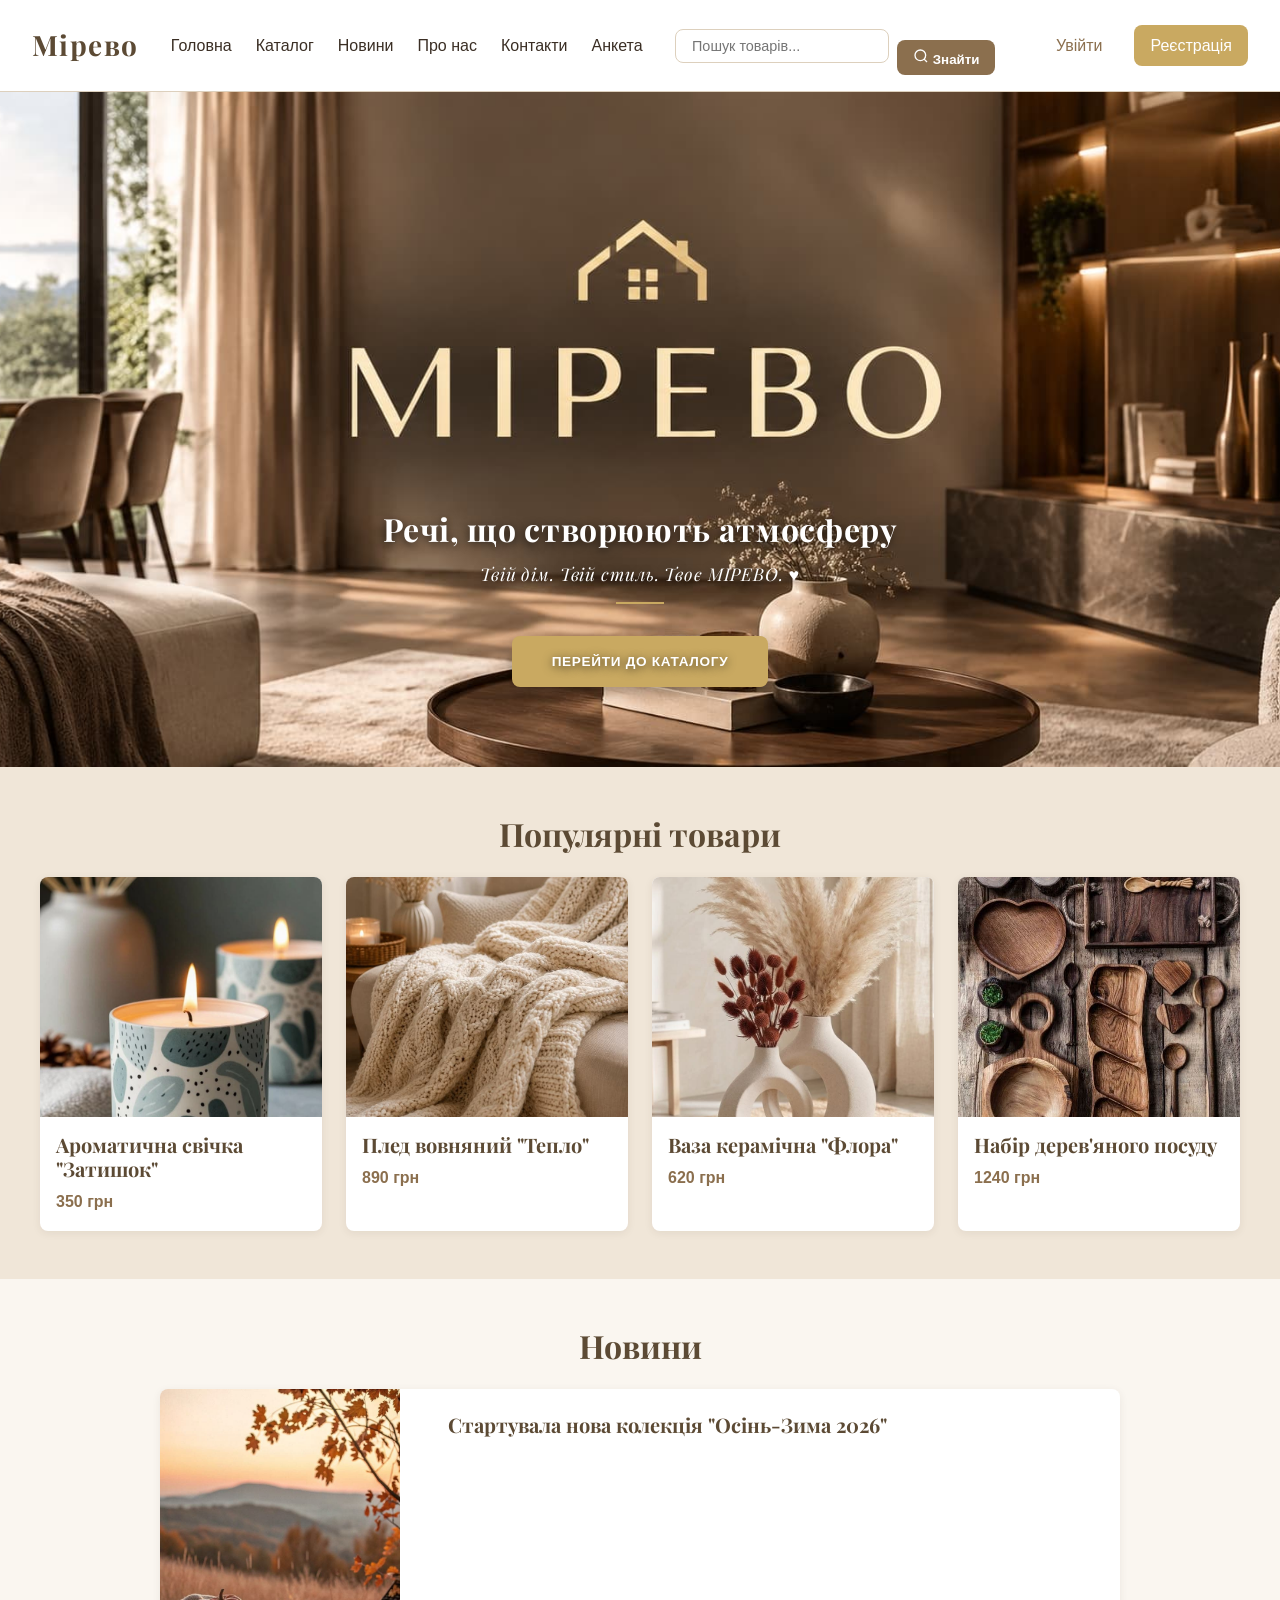
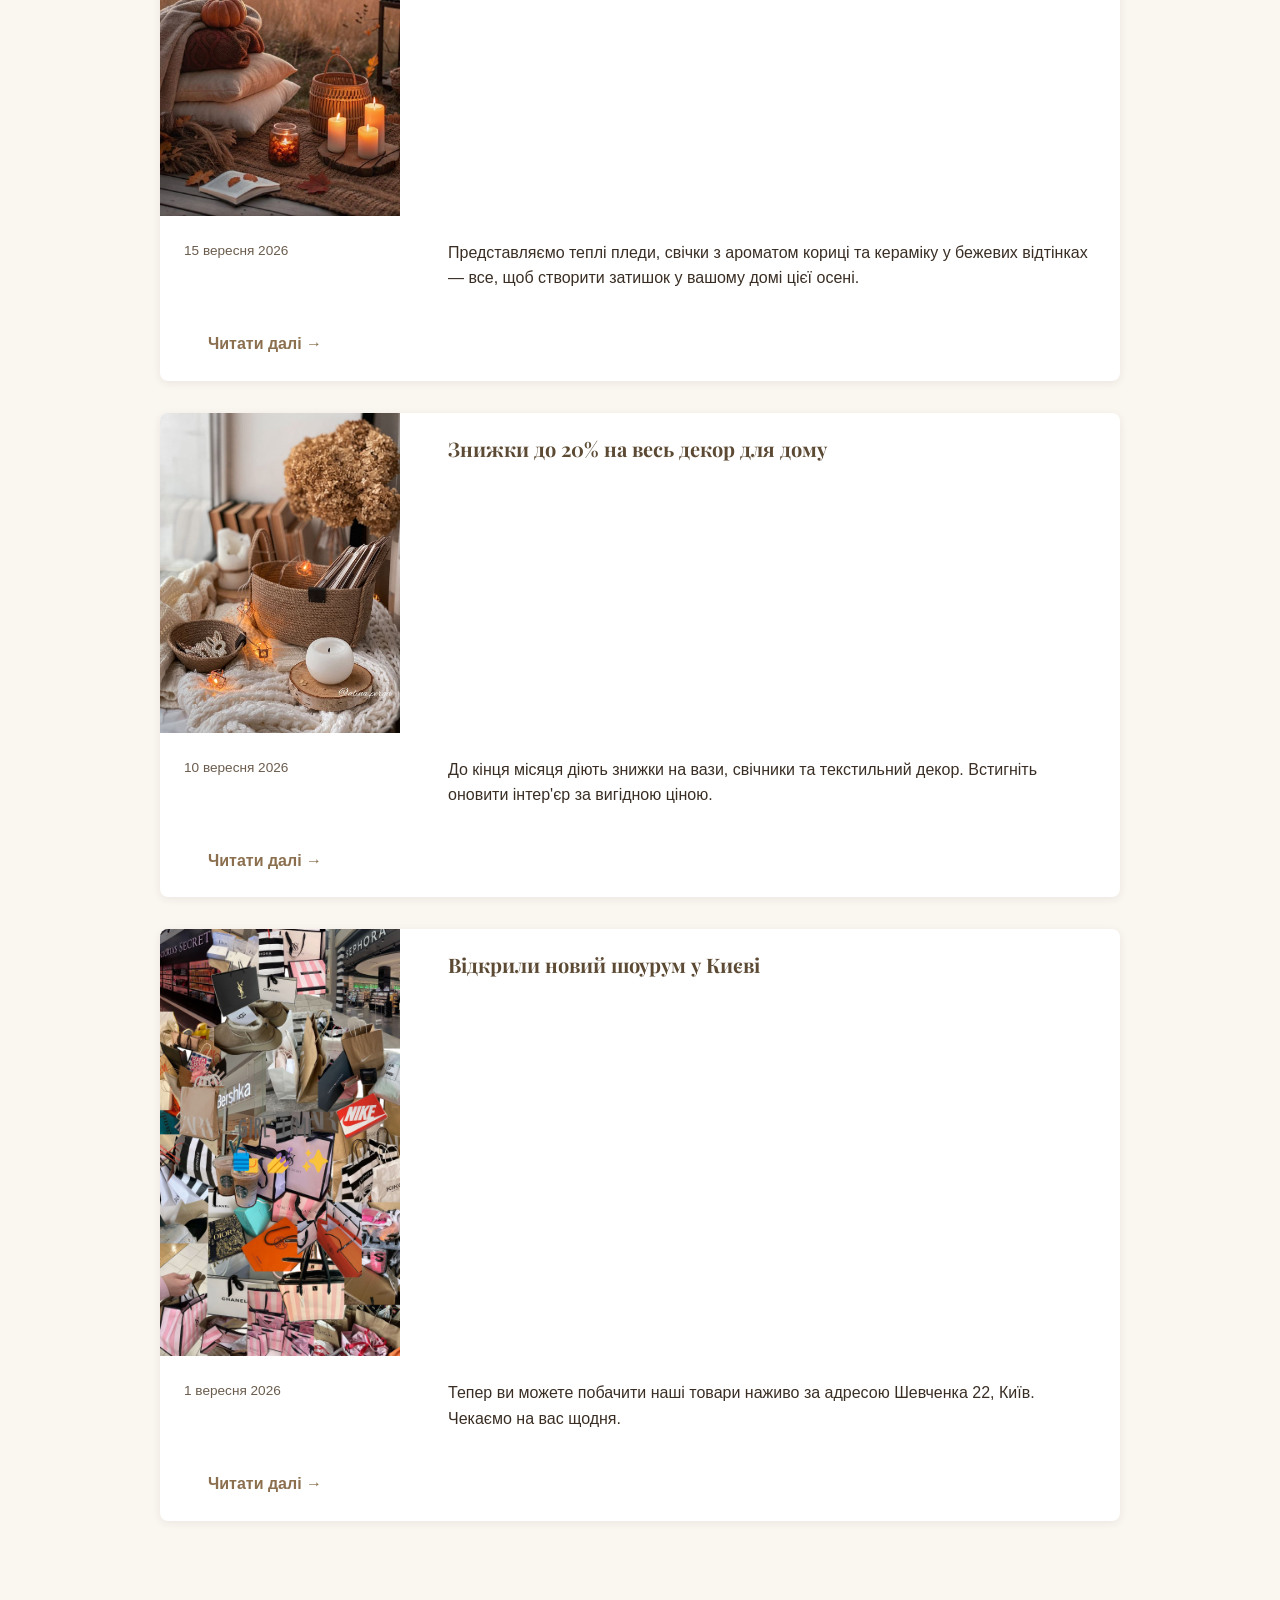
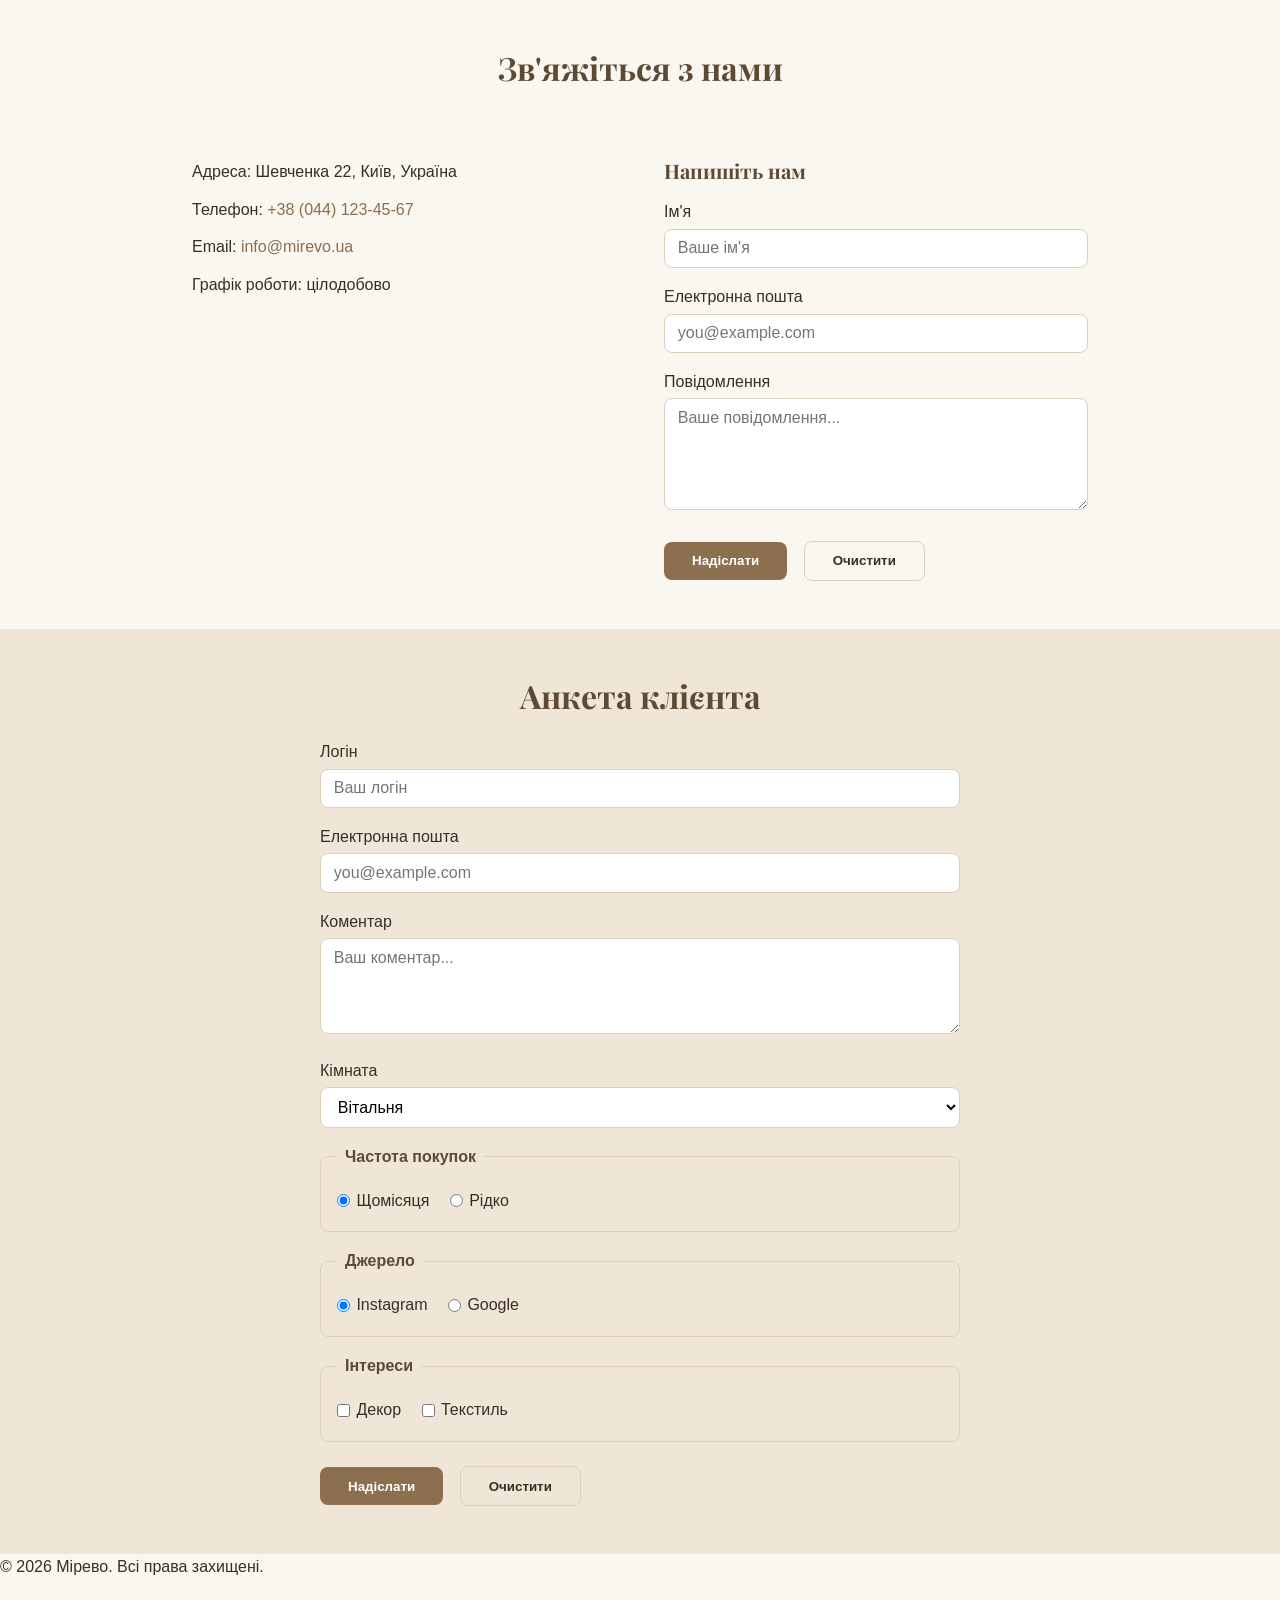
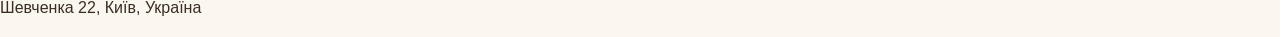
<file: Соколовський_211_ЛБ-1/index.html>
<!DOCTYPE html>
<html lang="uk">
<head>      
    <meta charset="UTF-8">
    <meta http-equiv="X-UA-Compatible" content="IE=edge">
    <meta name="viewport" content="width=device-width, initial-scale=1.0">
    <title>Мірево — Інтернет-магазин товарів для дому</title>     
    <link rel="stylesheet" href="css/style.css">
    <link rel="preconnect" href="https://fonts.googleapis.com">
<link rel="preconnect" href="https://fonts.gstatic.com" crossorigin>
<link href="https://fonts.googleapis.com/css2?family=Playfair+Display:ital,wght@0,400..900;1,400..900&display=swap" rel="stylesheet">
</head>
<body>
 <header>
        <div class="logo">
            <a href="index.html">Мірево</a>
        </div>

        <nav>
            <ul>
                <li><a href="index.html">Головна</a></li>
                <li><a href="catalog.html">Каталог</a></li>
                <li><a href="#news">Новини</a></li>
                <li><a href="about.html">Про нас</a></li>
                <li><a href="#contacts">Контакти</a></li>
                <li><a href="#survey">Анкета</a></li>
            </ul>
        </nav>

        <form role="search" action="#" method="get">
            <label for="search">Пошук</label>
            <input type="search" id="search" name="q" placeholder="Пошук товарів...">
            <button type="submit">
    <svg xmlns="http://www.w3.org/2000/svg" width="16" height="16" viewBox="0 0 24 24" fill="none" stroke="currentColor" stroke-width="2">
        <circle cx="11" cy="11" r="8"></circle>
        <line x1="21" y1="21" x2="16.65" y2="16.65"></line>
    </svg>
    Знайти
</button>
        </form>

        <div class="auth-buttons">
            <a href="login.html">Увійти</a>
            <a href="register.html">Реєстрація</a>
        </div>
    </header>
    <main>
        <section class="hero">
            <div class="hero-content">
                <h1>Речі, що створюють атмосферу</h1>
                <p>Твій дім. Твій стиль. Твоє МІРЕВО. &hearts;</p>
                <a href="catalog.html" class="btn-primary">Перейти до каталогу</a>
            </div>
            <img src="images/hero-banner.jpg" alt="Затишний інтер'єр вітальні у теплих тонах">
        </section>
                <section class="products">
            <h2>Популярні товари</h2>
            <ul class="product-list">
                <li class="product-card">
                    <img src="images/product1.jpg" alt="Свічка ароматична в кераміці">
                    <h3>Ароматична свічка "Затишок"</h3>
                    <p>350 грн</p>
                </li>
                <li class="product-card">
                    <img src="images/product2.jpg" alt="Плед вовняний бежевий">
                    <h3>Плед вовняний "Тепло"</h3>
                    <p>890 грн</p>
                </li>
                <li class="product-card">
                    <img src="images/product3.jpg" alt="Керамічна ваза для квітів">
                    <h3>Ваза керамічна "Флора"</h3>
                    <p>620 грн</p>
                </li>
                <li class="product-card">
                    <img src="images/product4.jpg" alt="Набір посуду з дерева">
                    <h3>Набір дерев'яного посуду</h3>
                    <p>1240 грн</p>
                </li>
            </ul>
        </section>
                <section id="news" class="news">
            <h2>Новини</h2>
            <article class="news-item">
                <img src="images/news1.jpg" alt="Нова колекція осінь-зима">
                <h3>Стартувала нова колекція "Осінь-Зима 2026"</h3>
                <time datetime="2026-09-15">15 вересня 2026</time>
                <p>Представляємо теплі пледи, свічки з ароматом кориці та кераміку у бежевих відтінках — все, щоб створити затишок у вашому домі цієї осені.</p>
                <a href="#">Читати далі</a>
            </article>

            <article class="news-item">
                <img src="images/news2.jpg" alt="Знижки на декор">
                <h3>Знижки до 20% на весь декор для дому</h3>
                <time datetime="2026-09-10">10 вересня 2026</time>
                <p>До кінця місяця діють знижки на вази, свічники та текстильний декор. Встигніть оновити інтер'єр за вигідною ціною.</p>
                <a href="#">Читати далі</a>
            </article>

            <article class="news-item">
                <img src="images/news3.jpg" alt="Новий магазин у Києві">
                <h3>Відкрили новий шоурум у Києві</h3>
                <time datetime="2026-09-01">1 вересня 2026</time>
                <p>Тепер ви можете побачити наші товари наживо за адресою Шевченка 22, Київ. Чекаємо на вас щодня.</p>
                <a href="#">Читати далі</a>
            </article>
        </section>
                <section id="contacts" class="contacts">
            <h2>Зв'яжіться з нами</h2>

            <div class="contacts-info">
                <address>
                    <p>Адреса: Шевченка 22, Київ, Україна</p>
                    <p>Телефон: <a href="tel:+380441234567">+38 (044) 123-45-67</a></p>
                    <p>Email: <a href="mailto:info@mirevo.ua">info@mirevo.ua</a></p>
                    <p>Графік роботи: цілодобово</p>
                </address>
            </div>

            <form class="feedback-form" action="#" method="post">
                <h3>Напишіть нам</h3>

                <label for="fb-name">Ім'я</label>
                <input type="text" id="fb-name" name="name" placeholder="Ваше ім'я" required>

                <label for="fb-email">Електронна пошта</label>
                <input type="email" id="fb-email" name="email" placeholder="you@example.com" required>

                <label for="fb-message">Повідомлення</label>
                <textarea id="fb-message" name="message" rows="5" placeholder="Ваше повідомлення..." required></textarea>

                <button type="submit">Надіслати</button>
                <button type="reset">Очистити</button>
            </form>
        </section>
                        <section id="survey" class="survey">
            <h2>Анкета клієнта</h2>
            <form class="survey-form" action="#" method="post">

                <label for="s-login">Логін</label>
                <input type="text" id="s-login" name="login" placeholder="Ваш логін" required>

                <label for="s-email">Електронна пошта</label>
                <input type="email" id="s-email" name="email" placeholder="you@example.com" required>

                <label for="s-comment">Коментар</label>
                <textarea id="s-comment" name="comment" rows="3" placeholder="Ваш коментар..."></textarea>

                <label for="s-room">Кімната</label>
                <select id="s-room" name="room">
                    <option value="living" selected>Вітальня</option>
                    <option value="bedroom">Спальня</option>
                    <option value="kitchen">Кухня</option>
                </select>

                <fieldset>
                    <legend>Частота покупок</legend>
                    <label><input type="radio" name="frequency" value="monthly" checked> Щомісяця</label>
                    <label><input type="radio" name="frequency" value="rarely"> Рідко</label>
                </fieldset>

                <fieldset>
                    <legend>Джерело</legend>
                    <label><input type="radio" name="source" value="instagram" checked> Instagram</label>
                    <label><input type="radio" name="source" value="google"> Google</label>
                </fieldset>

                <fieldset>
                    <legend>Інтереси</legend>
                    <label><input type="checkbox" name="interests" value="decor"> Декор</label>
                    <label><input type="checkbox" name="interests" value="textile"> Текстиль</label>
                </fieldset>

                <button type="submit">Надіслати</button>
                <button type="reset">Очистити</button>
            </form>
        </section>
    </main>
        <footer>
        <p>&copy; 2026 Мірево. Всі права захищені.</p>
        <p>Шевченка 22, Київ, Україна</p>
    </footer>
</body>
</html>
</file>
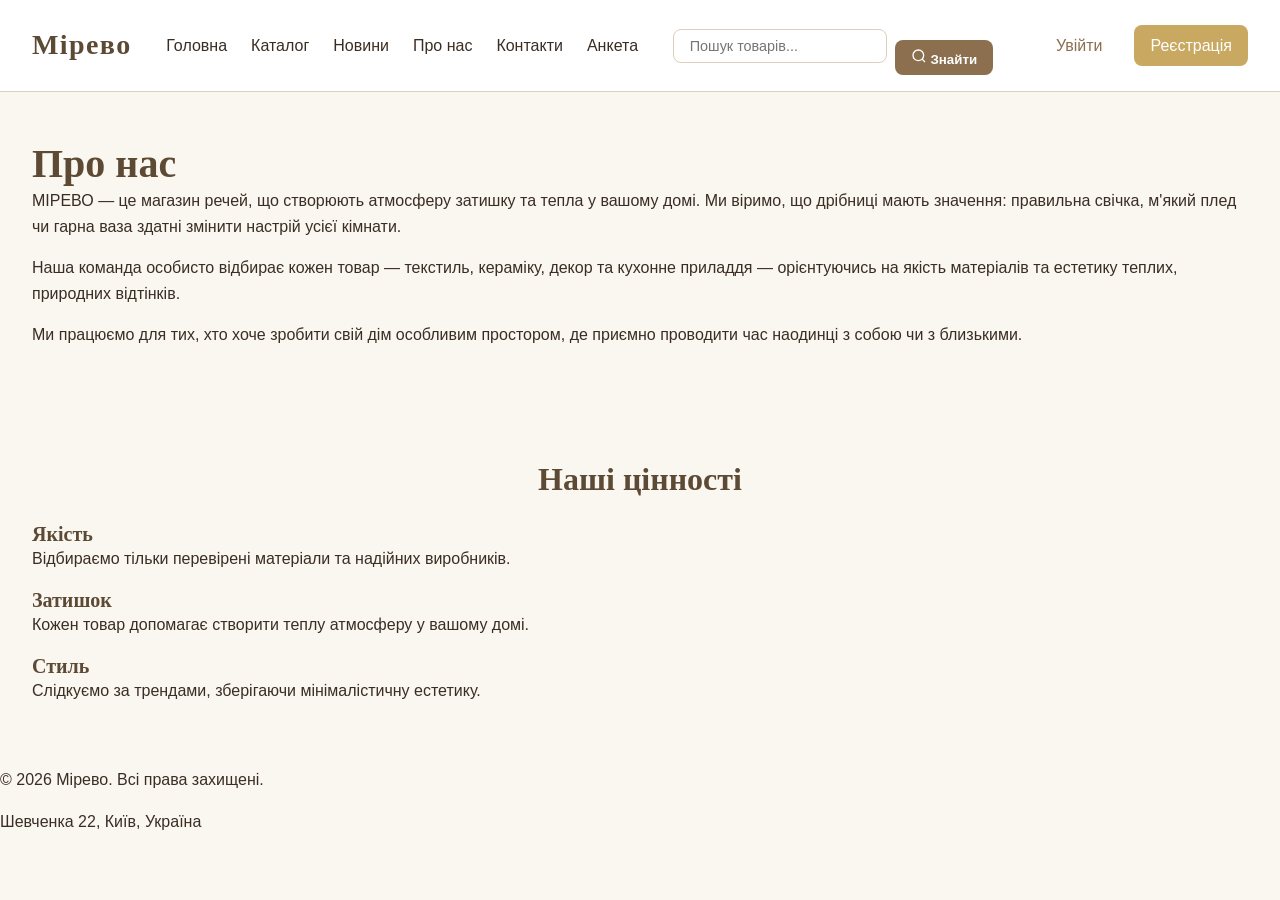
<file: Соколовський_211_ЛБ-1/about.html>
<!DOCTYPE html>
<html lang="uk">
<head>
    <meta charset="UTF-8">
    <meta http-equiv="X-UA-Compatible" content="IE=edge">
    <meta name="viewport" content="width=device-width, initial-scale=1.0">
    <title>Про нас — Мірево</title>
    <link rel="stylesheet" href="css/style.css">
</head>
<body>
    <header>
        <div class="logo">
            <a href="index.html">Мірево</a>
        </div>

        <nav>
            <ul>
                <li><a href="index.html">Головна</a></li>
                <li><a href="catalog.html">Каталог</a></li>
                <li><a href="index.html#news">Новини</a></li>
                <li><a href="about.html">Про нас</a></li>
                <li><a href="index.html#contacts">Контакти</a></li>
                <li><a href="index.html#survey">Анкета</a></li>
            </ul>
        </nav>

        <form role="search" action="#" method="get">
            <label for="search">Пошук</label>
            <input type="search" id="search" name="q" placeholder="Пошук товарів...">
            <button type="submit">
    <svg xmlns="http://www.w3.org/2000/svg" width="16" height="16" viewBox="0 0 24 24" fill="none" stroke="currentColor" stroke-width="2">
        <circle cx="11" cy="11" r="8"></circle>
        <line x1="21" y1="21" x2="16.65" y2="16.65"></line>
    </svg>
    Знайти
</button>
        </form>

        <div class="auth-buttons">
            <a href="login.html">Увійти</a>
            <a href="register.html">Реєстрація</a>
        </div>
    </header>

    <main>
        <section class="about">
            <h1>Про нас</h1>
            <p>МІРЕВО — це магазин речей, що створюють атмосферу затишку та тепла у вашому домі. Ми віримо, що дрібниці мають значення: правильна свічка, м'який плед чи гарна ваза здатні змінити настрій усієї кімнати.</p>
            <p>Наша команда особисто відбирає кожен товар — текстиль, кераміку, декор та кухонне приладдя — орієнтуючись на якість матеріалів та естетику теплих, природних відтінків.</p>
            <p>Ми працюємо для тих, хто хоче зробити свій дім особливим простором, де приємно проводити час наодинці з собою чи з близькими.</p>
        </section>

        <section class="about-values">
            <h2>Наші цінності</h2>
            <ul class="values-list">
                <li>
                    <h3>Якість</h3>
                    <p>Відбираємо тільки перевірені матеріали та надійних виробників.</p>
                </li>
                <li>
                    <h3>Затишок</h3>
                    <p>Кожен товар допомагає створити теплу атмосферу у вашому домі.</p>
                </li>
                <li>
                    <h3>Стиль</h3>
                    <p>Слідкуємо за трендами, зберігаючи мінімалістичну естетику.</p>
                </li>
            </ul>
        </section>
    </main>

    <footer>
        <p>&copy; 2026 Мірево. Всі права захищені.</p>
        <p>Шевченка 22, Київ, Україна</p>
    </footer>
</body>
</html>
</file>
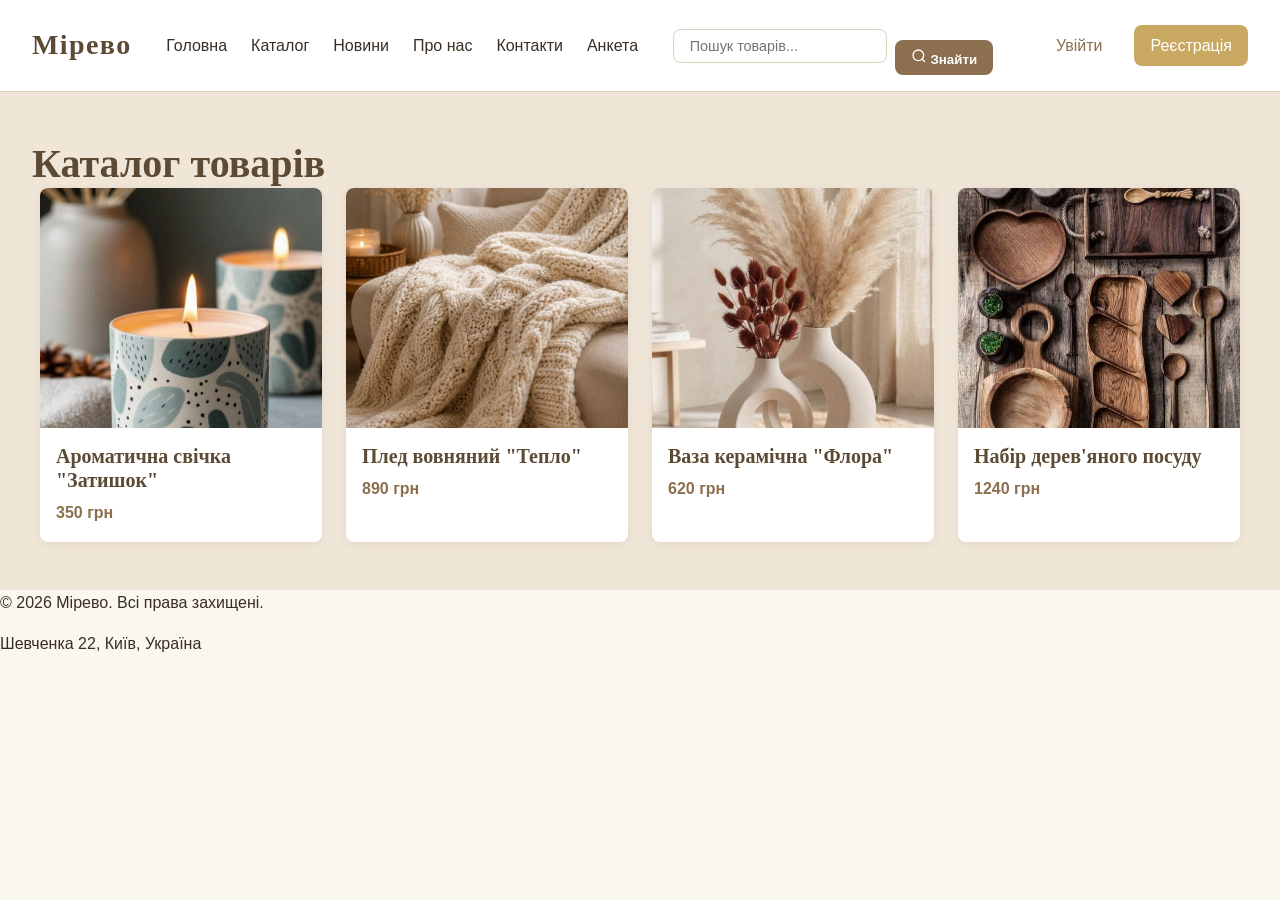
<file: Соколовський_211_ЛБ-1/catalog.html>
<!DOCTYPE html>
<html lang="uk">
<head>
    <meta charset="UTF-8">
    <meta http-equiv="X-UA-Compatible" content="IE=edge">
    <meta name="viewport" content="width=device-width, initial-scale=1.0">
    <title>Каталог — Мірево</title>
    <link rel="stylesheet" href="css/style.css">
<body>
    <header>
        <div class="logo">
            <a href="index.html">Мірево</a>
        </div>

        <nav>
            <ul>
                <li><a href="index.html">Головна</a></li>
                <li><a href="catalog.html">Каталог</a></li>
                <li><a href="index.html#news">Новини</a></li>
                <li><a href="about.html">Про нас</a></li>
                <li><a href="index.html#contacts">Контакти</a></li>
                <li><a href="index.html#survey">Анкета</a></li>
            </ul>
        </nav>

        <form role="search" action="#" method="get">
            <label for="search">Пошук</label>
            <input type="search" id="search" name="q" placeholder="Пошук товарів...">
            <button type="submit">
    <svg xmlns="http://www.w3.org/2000/svg" width="16" height="16" viewBox="0 0 24 24" fill="none" stroke="currentColor" stroke-width="2">
        <circle cx="11" cy="11" r="8"></circle>
        <line x1="21" y1="21" x2="16.65" y2="16.65"></line>
    </svg>
    Знайти
</button>
        </form>

        <div class="auth-buttons">
            <a href="login.html">Увійти</a>
            <a href="register.html">Реєстрація</a>
        </div>
    </header>

    <main>
        <section class="products">
            <h1>Каталог товарів</h1>
            <ul class="product-list">
                <li class="product-card">
                    <img src="images/product1.jpg" alt="Свічка ароматична в кераміці">
                    <h3>Ароматична свічка "Затишок"</h3>
                    <p>350 грн</p>
                </li>
                <li class="product-card">
                    <img src="images/product2.jpg" alt="Плед вовняний бежевий">
                    <h3>Плед вовняний "Тепло"</h3>
                    <p>890 грн</p>
                </li>
                <li class="product-card">
                    <img src="images/product3.jpg" alt="Керамічна ваза для квітів">
                    <h3>Ваза керамічна "Флора"</h3>
                    <p>620 грн</p>
                </li>
                <li class="product-card">
                    <img src="images/product4.jpg" alt="Набір посуду з дерева">
                    <h3>Набір дерев'яного посуду</h3>
                    <p>1240 грн</p>
                </li>
            </ul>
        </section>
    </main>

    <footer>
        <p>&copy; 2026 Мірево. Всі права захищені.</p>
        <p>Шевченка 22, Київ, Україна</p>
    </footer>
</body>
</html>
</file>
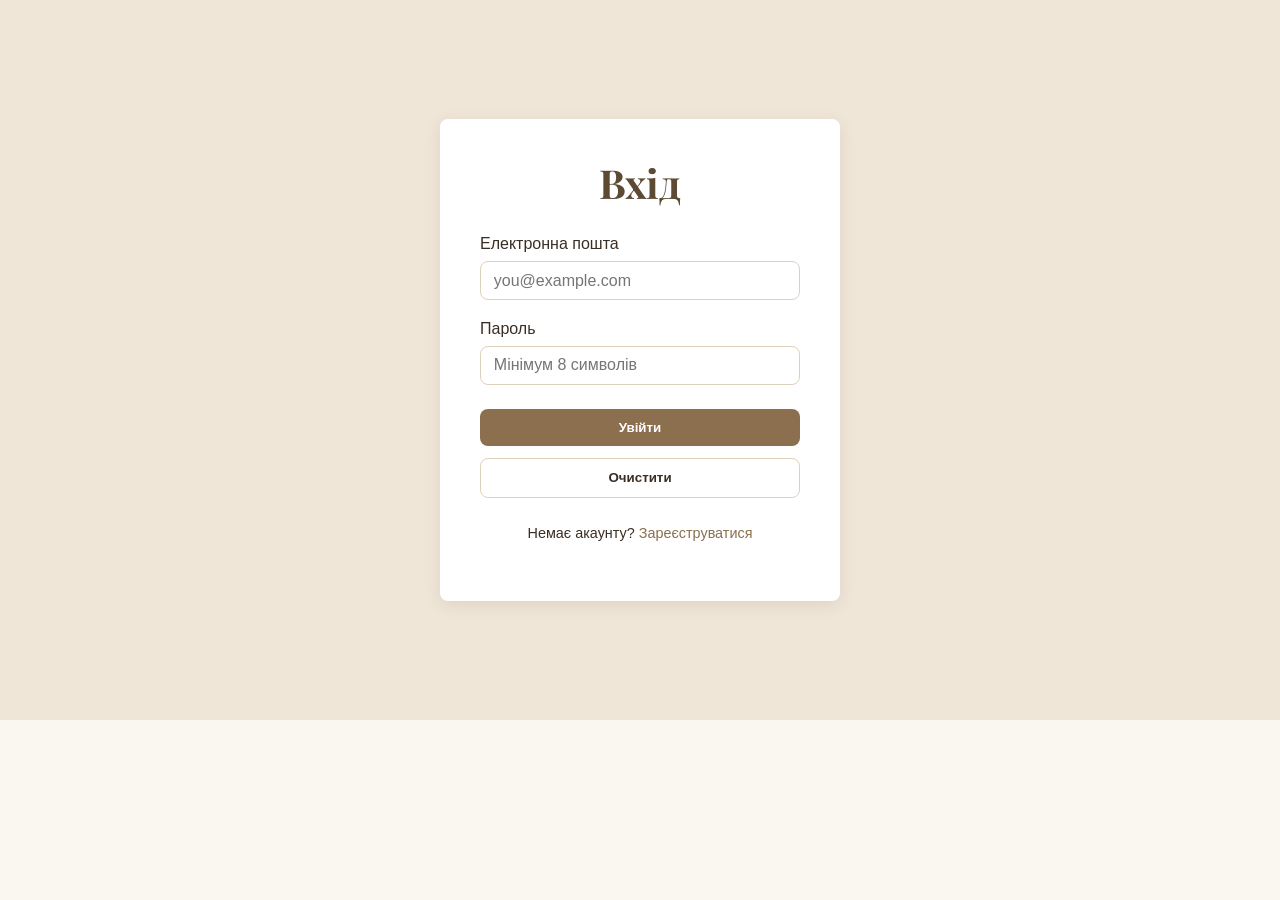
<file: Соколовський_211_ЛБ-1/login.html>
<!DOCTYPE html>
<html lang="uk">
<head>
    <meta charset="UTF-8">
    <meta name="viewport" content="width=device-width, initial-scale=1.0">
    <title>Вхід — Мірево</title>
        <link rel="stylesheet" href="css/style.css">
        <link rel="preconnect" href="https://fonts.googleapis.com">
<link rel="preconnect" href="https://fonts.gstatic.com" crossorigin>
<link href="https://fonts.googleapis.com/css2?family=Playfair+Display:ital,wght@0,400..900;1,400..900&display=swap" rel="stylesheet">
</head>
<body>
    <main class="auth-page">
        <form class="login-form" action="#" method="post">
            <h1>Вхід</h1>

            <label for="login-email">Електронна пошта</label>
            <input type="email" id="login-email" name="email" placeholder="you@example.com" required>

            <label for="login-password">Пароль</label>
            <input type="password" id="login-password" name="password" placeholder="Мінімум 8 символів" minlength="8" title="Пароль має містити щонайменше 8 символів" required>

            <button type="submit">Увійти</button>
            <button type="reset">Очистити</button>

            <p>Немає акаунту? <a href="register.html">Зареєструватися</a></p>
        </form>
    </main>
</body>
</html>
</file>
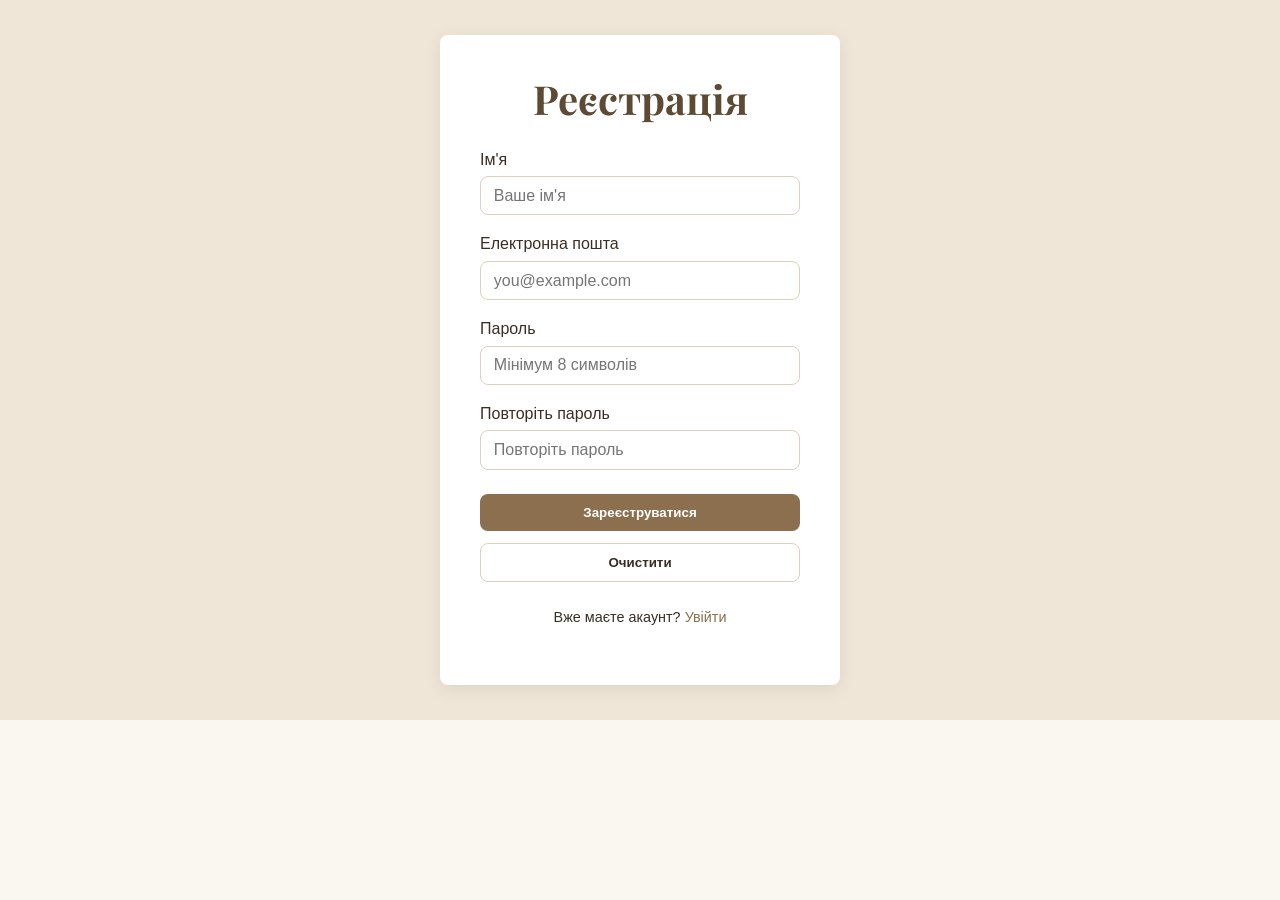
<file: Соколовський_211_ЛБ-1/register.html>
<!DOCTYPE html>
<html lang="uk">
<head>
    <meta charset="UTF-8">
    <meta name="viewport" content="width=device-width, initial-scale=1.0">
    <title>Реєстрація — Мірево</title>
    <link rel="stylesheet" href="css/style.css">
    <link rel="preconnect" href="https://fonts.googleapis.com">
<link rel="preconnect" href="https://fonts.gstatic.com" crossorigin>
<link href="https://fonts.googleapis.com/css2?family=Playfair+Display:ital,wght@0,400..900;1,400..900&display=swap" rel="stylesheet">
</head>
<body>
    <main class="auth-page">
        <form class="register-form" action="#" method="post">
            <h1>Реєстрація</h1>

            <label for="reg-name">Ім'я</label>
            <input type="text" id="reg-name" name="name" placeholder="Ваше ім'я" required>

            <label for="reg-email">Електронна пошта</label>
            <input type="email" id="reg-email" name="email" placeholder="you@example.com" required>

            <label for="reg-password">Пароль</label>
            <input type="password" id="reg-password" name="password" placeholder="Мінімум 8 символів" minlength="8" title="Пароль має містити щонайменше 8 символів" required>

            <label for="reg-password2">Повторіть пароль</label>
            <input type="password" id="reg-password2" name="password2" placeholder="Повторіть пароль" minlength="8" title="Пароль має містити щонайменше 8 символів" required>

            <button type="submit">Зареєструватися</button>
            <button type="reset">Очистити</button>

            <p>Вже маєте акаунт? <a href="login.html">Увійти</a></p>
        </form>
    </main>
<body>
    
</body>
</html>
</file>
<file: Соколовський_211_ЛБ-1/css/style.css>
:root {
    --color-bg: #faf6f0;
    --color-bg-secondary: #f0e6d8;
    --color-text: #3a2e24;
    --color-text-light: #6b5c4d;
    --color-primary: #8b6f4e;
    --color-primary-dark: #5c4a34;
    --color-accent: #c9a961;
    --color-white: #ffffff;
    --color-border: #ddd0bd;

    --font-heading: 'Playfair Display', serif;
    --font-body: 'Inter', sans-serif;

    --radius: 0.5rem;
    --transition: 0.3s ease;
}
* {
    margin: 0;
    padding: 0;
    box-sizing: border-box;
}

body {
    font-family: var(--font-body);
    color: var(--color-text);
    background-color: var(--color-bg);
    line-height: 1.6;
    font-size: 1rem;
}

h1, h2, h3 {
    font-family: var(--font-heading);
    color: var(--color-primary-dark);
    line-height: 1.2;
}

h1 {
    font-size: 2.5rem;
}

h2 {
    font-size: 2rem;
    margin-bottom: 1.5rem;
}

h3 {
    font-size: 1.25rem;
}

p {
    margin-bottom: 1rem;
}

a {
    color: var(--color-primary);
    text-decoration: none;
    transition: color var(--transition);
}

a:hover {
    color: var(--color-accent);
}

a:focus {
    outline: 2px solid var(--color-accent);
    outline-offset: 2px;
}

img {
    max-width: 100%;
    height: auto;
    display: block;
}

ul {
    list-style: none;
}
header {
    display: flex;
    align-items: center;
    justify-content: space-between;
    flex-wrap: wrap;
    gap: 1rem;
    padding: 1rem 2rem;
    background-color: var(--color-white);
    border-bottom: 1px solid var(--color-border);
}

.logo a {
    font-family: var(--font-heading);
    font-size: 1.75rem;
    font-weight: 700;
    color: var(--color-primary-dark);
    letter-spacing: 0.05em;
}

nav ul {
    display: flex;
    gap: 1.5rem;
}

nav a {
    color: var(--color-text);
    font-weight: 500;
    position: relative;
}

nav a::after {
    content: "";
    position: absolute;
    left: 0;
    bottom: -4px;
    width: 0;
    height: 2px;
    background-color: var(--color-accent);
    transition: width var(--transition);
}

nav a:hover::after {
    width: 100%;
}

form[role="search"] {
    display: flex;
    align-items: center;
    gap: 0.5rem;
}

form[role="search"] label {
    position: absolute;
    width: 1px;
    height: 1px;
    overflow: hidden;
    clip: rect(0 0 0 0);
}

form[role="search"] input[type="search"] {
    padding: 0.5rem 1rem;
    border: 1px solid var(--color-border);
    border-radius: var(--radius);
    font-family: var(--font-body);
    font-size: 0.9rem;
}

form[role="search"] button {
    padding: 0.5rem 1rem;
    background-color: var(--color-primary);
    color: var(--color-white);
    border: none;
    border-radius: var(--radius);
    cursor: pointer;
    transition: background-color var(--transition);
}

form[role="search"] button:hover {
    background-color: var(--color-primary-dark);
}

.auth-buttons {
    display: flex;
    gap: 1rem;
}

.auth-buttons a {
    padding: 0.5rem 1rem;
    border-radius: var(--radius);
    font-weight: 500;
}

.auth-buttons a:last-child {
    background-color: var(--color-accent);
    color: var(--color-white);
}

.auth-buttons a:last-child:hover {
    background-color: var(--color-primary-dark);
    color: var(--color-white);
}
.hero {
    position: relative;
    min-height: 75vh;
    display: flex;
    align-items: flex-end;
    justify-content: center;
    padding: 2rem 2rem 5rem;
    overflow: hidden;
    text-align: center;
}

.hero img {
    position: absolute;
    inset: 0;
    width: 100%;
    height: 100%;
    object-fit: cover;
    z-index: -1;
}

.hero::before {
    content: "";
    position: absolute;
    inset: 0;
    background: linear-gradient(
        to bottom,
        rgba(0, 0, 0, 0.15) 0%,
        rgba(0, 0, 0, 0.35) 55%,
        rgba(0, 0, 0, 0.75) 100%
    );
    z-index: -1;
}

.hero-content {
    max-width: 40rem;
    color: var(--color-white);
    text-shadow: 0 2px 10px rgba(0, 0, 0, 0.7);
}

.hero-content h1 {
    color: var(--color-white);
    font-size: clamp(1.5rem, 3vw + 0.5rem, 2rem);
    margin-bottom: 0.75rem;
    letter-spacing: 0.02em;
}

.hero-content p {
    font-family: var(--font-heading);
    font-style: italic;
    font-size: clamp(1rem, 1vw + 0.8rem, 1.2rem);
    letter-spacing: 0.05em;
    margin-bottom: 2rem;
    position: relative;
    padding-bottom: 1rem;
}

.hero-content p::after {
    content: "";
    position: absolute;
    bottom: 0;
    left: 50%;
    transform: translateX(-50%);
    width: 3rem;
    height: 2px;
    background-color: var(--color-accent);
}

.btn-primary {
    display: inline-block;
    padding: 0.9rem 2.5rem;
    background-color: var(--color-accent);
    color: var(--color-white);
    border-radius: var(--radius);
    font-weight: 600;
    letter-spacing: 0.05em;
    text-transform: uppercase;
    font-size: 0.85rem;
    box-shadow: 0 4px 14px rgba(0, 0, 0, 0.3);
    transition: background-color var(--transition), transform var(--transition);
}

.btn-primary:hover {
    background-color: var(--color-primary-dark);
    transform: translateY(-2px);
    color: var(--color-white);
}
section {
    padding: 3rem 2rem;
}

section h2 {
    text-align: center;
}
.product-list {
    display: grid;
    grid-template-columns: repeat(auto-fit, minmax(15rem, 1fr));
    gap: 1.5rem;
    max-width: 75rem;
    margin: 0 auto;
}

.product-card {
    background-color: var(--color-white);
    border-radius: var(--radius);
    overflow: hidden;
    box-shadow: 0 2px 8px rgba(58, 46, 36, 0.08);
    transition: transform var(--transition), box-shadow var(--transition);
    padding-bottom: 1rem;
}

.product-card:hover {
    transform: translateY(-6px);
    box-shadow: 0 8px 20px rgba(58, 46, 36, 0.15);
}

.product-card img {
    width: 100%;
    height: 15rem;
    object-fit: cover;
}

.product-card h3 {
    padding: 1rem 1rem 0.5rem;
}

.product-card p {
    padding: 0 1rem;
    font-weight: 600;
    color: var(--color-primary);
    margin-bottom: 0;
}

.products {
    background-color: var(--color-bg-secondary);
}
.news {
    background-color: var(--color-bg);
}

.news-item {
    display: grid;
    grid-template-columns: 15rem 1fr;
    gap: 1.5rem;
    max-width: 60rem;
    margin: 0 auto 2rem;
    background-color: var(--color-white);
    border-radius: var(--radius);
    overflow: hidden;
    box-shadow: 0 2px 8px rgba(58, 46, 36, 0.08);
}

.news-item img {
    width: 100%;
    height: 100%;
    object-fit: cover;
}

.news-item h3,
.news-item time,
.news-item p,
.news-item a {
    padding-left: 1.5rem;
}

.news-item h3 {
    padding-top: 1.5rem;
}

.news-item time {
    display: block;
    color: var(--color-text-light);
    font-size: 0.85rem;
    margin-bottom: 0.5rem;
}

.news-item p {
    padding-right: 1.5rem;
}

.news-item a {
    display: inline-block;
    margin: 0 0 1.5rem 1.5rem;
    font-weight: 600;
}

.news-item a::after {
    content: " →";
}
@media (max-width: 40rem) {
    .news-item {
        grid-template-columns: 1fr;
    }

    .news-item img {
        height: 12rem;
    }
}
.contacts {
    display: grid;
    grid-template-columns: 1fr 1fr;
    gap: 3rem;
    max-width: 60rem;
    margin: 0 auto;
    align-items: start;
}

.contacts h2 {
    grid-column: 1 / -1;
}

address {
    font-style: normal;
}

address p {
    margin-bottom: 0.75rem;
}
form label {
    display: block;
    font-weight: 500;
    margin-bottom: 0.25rem;
    margin-top: 1rem;
}

form input[type="text"],
form input[type="email"],
form input[type="password"],
form textarea,
form select {
    width: 100%;
    padding: 0.6rem 0.8rem;
    border: 1px solid var(--color-border);
    border-radius: var(--radius);
    font-family: var(--font-body);
    font-size: 1rem;
    background-color: var(--color-white);
    transition: border-color var(--transition);
}

form input:focus,
form textarea:focus,
form select:focus {
    outline: none;
    border-color: var(--color-accent);
}

form textarea {
    resize: vertical;
    min-height: 6rem;
}

form fieldset {
    border: 1px solid var(--color-border);
    border-radius: var(--radius);
    margin-top: 1rem;
    padding: 0.75rem 1rem;
}

form legend {
    padding: 0 0.5rem;
    font-weight: 600;
    color: var(--color-primary-dark);
}

form fieldset label {
    display: inline-flex;
    align-items: center;
    gap: 0.4rem;
    font-weight: 400;
    margin: 0.4rem 1rem 0.4rem 0;
}

form button {
    margin-top: 1.5rem;
    margin-right: 0.75rem;
    padding: 0.7rem 1.75rem;
    border: none;
    border-radius: var(--radius);
    font-weight: 600;
    cursor: pointer;
    transition: background-color var(--transition);
}

form button[type="submit"] {
    background-color: var(--color-primary);
    color: var(--color-white);
}

form button[type="submit"]:hover {
    background-color: var(--color-primary-dark);
}

form button[type="reset"] {
    background-color: transparent;
    border: 1px solid var(--color-border);
    color: var(--color-text);
}

form button[type="reset"]:hover {
    background-color: var(--color-bg-secondary);
}

.feedback-form,
.survey-form {
    max-width: 40rem;
    margin: 0 auto;
}

.survey {
    background-color: var(--color-bg-secondary);
}
.auth-page {
    min-height: 80vh;
    display: flex;
    align-items: center;
    justify-content: center;
    padding: 2rem;
    background-color: var(--color-bg-secondary);
}

.login-form,
.register-form {
    width: 100%;
    max-width: 25rem;
    background-color: var(--color-white);
    padding: 2.5rem;
    border-radius: var(--radius);
    box-shadow: 0 4px 16px rgba(58, 46, 36, 0.1);
}

.login-form h1,
.register-form h1 {
    text-align: center;
    margin-bottom: 1.5rem;
}

.login-form button,
.register-form button {
    width: 100%;
    margin-right: 0;
}

.login-form button[type="reset"],
.register-form button[type="reset"] {
    margin-top: 0.75rem;
}

.login-form p,
.register-form p {
    text-align: center;
    margin-top: 1.5rem;
    font-size: 0.9rem;
}
h1 {
    font-size: clamp(1.75rem, 4vw + 1rem, 2.5rem);
}

h2 {
    font-size: clamp(1.5rem, 3vw + 0.5rem, 2rem);
}

.hero-content p {
    font-size: clamp(1rem, 1vw + 0.8rem, 1.1rem);
}
@media (max-width: 56rem) {
    header {
        flex-direction: column;
        align-items: stretch;
        text-align: center;
    }

    nav ul {
        flex-direction: column;
        align-items: center;
        gap: 0.75rem;
    }

    form[role="search"] {
        justify-content: center;
    }

    .auth-buttons {
        justify-content: center;
    }
}

@media (max-width: 30rem) {
    .hero {
        min-height: 50vh;
        padding: 1.5rem;
    }

    section {
        padding: 2rem 1rem;
    }

    .product-list {
        grid-template-columns: 1fr;
    }
}
</file>
